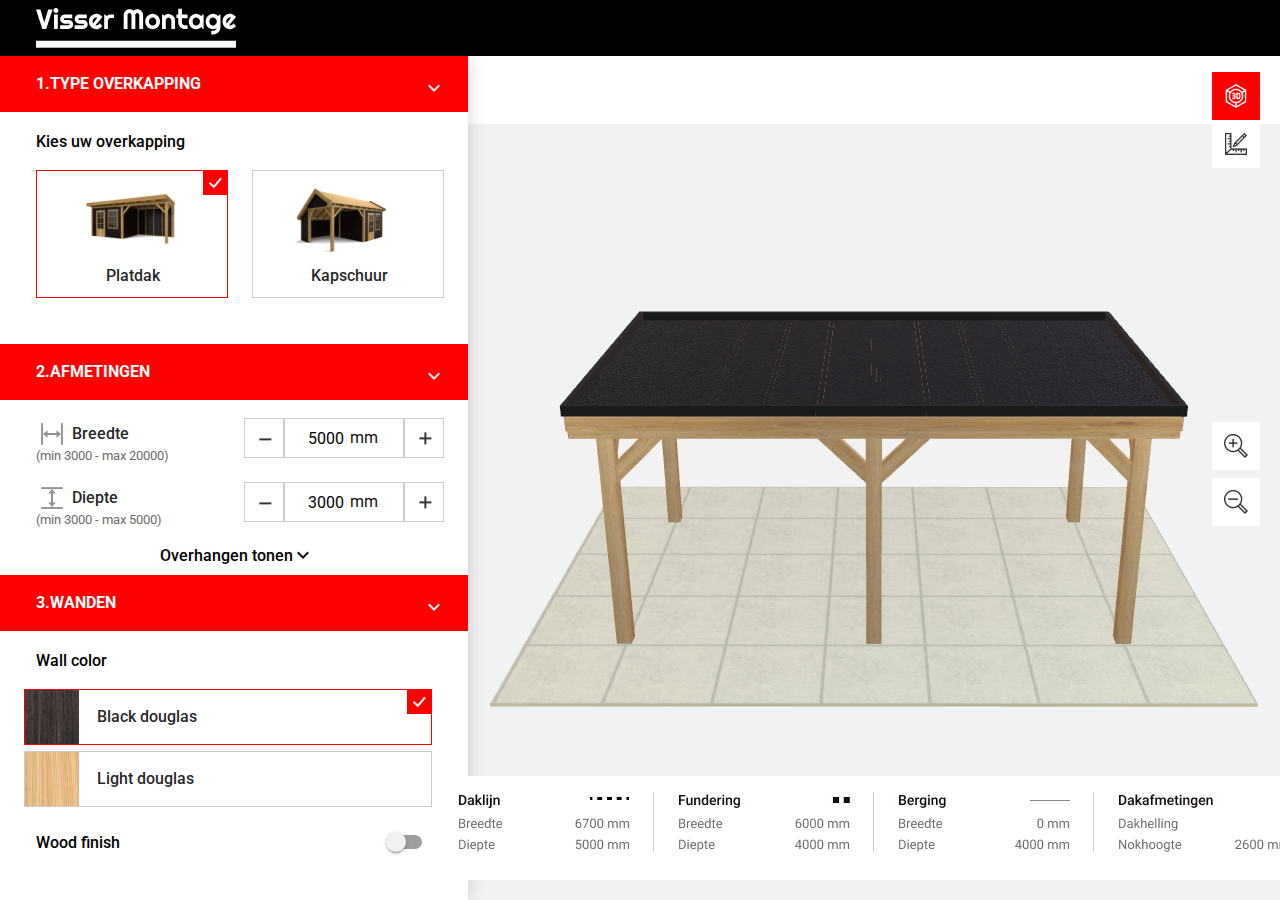
<file: index.html>
<!DOCTYPE html>
<html>
<head>
<meta name="viewport" content="width=device-width, initial-scale=1.0, maximum-scale=1.0, user-scalable=no">
<meta http-equiv="Content-Type" content="text/html" charset="utf-8"/>
	<title>Visser Montage 3D product configurator</title>
	<style>
body {margin: 0;	padding: 0;					overflow: hidden;	}
.loaderStyle{display:inline-block;width:80px;height:80px;position:absolute;top:50vh;left:50vw;margin-top:-40px;margin-left:-40px}
.loaderStyle:after{content:" ";display:block;width:64px;height:64px;margin:8px;border-radius:50%;border:2px solid #fff;border-color:#fff transparent #fff transparent;animation:loaderStyle 1.2s linear infinite}
.loaderStyle2{display:inline-block;width:60px;height:60px;position:absolute;top:50vh;left:50vw;margin-top:-30px;margin-left:-30px}
.loaderStyle2:after{content:" ";display:block;width:52px;height:52px;margin:4px;border-radius:50%;border:2px solid #fff;border-color:#fff transparent #fff transparent;animation:loaderStyle2 1.2s linear infinite}
.loaderStyle:after, .loaderStyle2:after
{
box-shadow: inset 0 0 2px rgba(255,233,233,1.75), 0 0 2px rgba(255, 233, 233, 1.7);
}


@keyframes loaderStyle{0%{transform:rotate(0)}100%{transform:rotate(360deg)}}
@keyframes loaderStyle2{0%{transform:rotate(0)}100%{transform:rotate(-360deg)}}
	</style>

<link rel="preconnect" href="https://fonts.googleapis.com">
<link rel="preconnect" href="https://fonts.gstatic.com" crossorigin>
<link href="https://fonts.googleapis.com/css2?family=Roboto:wght@400;700&display=swap" rel="stylesheet">


<link rel="stylesheet" href="css/styles.css">
<link rel="stylesheet" href="css/ui_color.css">
<link rel="stylesheet" href="css/ui_house.css">
<link rel="stylesheet" href="css/ui_space.css">

<script src="app/babylon.js"></script>
<script src="app/babylonjs.loaders.min.js"></script>



<script src="app/constructor.js"></script>
<script src="app/section.js"></script>
<script src="app/houses.js"></script>
<script src="app/color.js"></script>
<script src="app/ui.js"></script>

<script src="app/elements_updating.js"></script>
<script src="app/elements_creating.js"></script>


<script src="app/space_creating.js"></script>
<script src="app/space_updating.js"></script>
<script src="app/space_ui.js"></script>

<script src="app/app.js"></script>

<!--
<script>window.appState['debug']=true;</script>
<script src="https://preview.babylonjs.com/inspector/babylon.inspector.bundle.js"></script>
!-->


<link rel="stylesheet" href="https://cdnjs.cloudflare.com/ajax/libs/materialize/1.0.0/css/materialize.min.css">
<script src="https://cdnjs.cloudflare.com/ajax/libs/materialize/1.0.0/js/materialize.min.js"></script>



</head>
<body>

<canvas id="renderCanvas"></canvas>

<div class="" id="topDiv">
<div id="logotype"><img src="css/logo.svg" height="40" width="200"/></div>
</div>


<div id="uiSpace" style="display: none;">
<div id="closeCross"></div>


<div id="spaceBlock1">
<div id="uiSpaceText1">Element 1</div>

<div class="uiSpaceButton0" id="uiSpaceButton0_0" onclick="spaceSetUI(0,0);"></div>
<div class="uiSpaceButton1" id="uiSpaceButton0_1" onclick="spaceSetUI(0,1);"></div>
<div class="uiSpaceButton2" id="uiSpaceButton0_2" onclick="spaceSetUI(0,2);"></div>
<div class="uiSpaceButton3" id="uiSpaceButton0_3" onclick="spaceSetUI(0,3);"></div>

</div>

<div id="spaceBlock2">
<div id="uiSpaceText2">Element 2</div>


<div class="uiSpaceButton0" id="uiSpaceButton1_0" onclick="spaceSetUI(1,0);"></div>
<div class="uiSpaceButton1" id="uiSpaceButton1_1" onclick="spaceSetUI(1,1);"></div>
<div class="uiSpaceButton2" id="uiSpaceButton1_2" onclick="spaceSetUI(1,2);"></div>
<div class="uiSpaceButton3" id="uiSpaceButton1_3" onclick="spaceSetUI(1,3);"></div>


</div>

<div id="spaceBlock3">
<div id="uiSpaceText3">Element 3</div>

<div class="uiSpaceButton0" id="uiSpaceButton2_0" onclick="spaceSetUI(2,0);"></div>
<div class="uiSpaceButton1" id="uiSpaceButton2_1" onclick="spaceSetUI(2,1);"></div>
<div class="uiSpaceButton2" id="uiSpaceButton2_2" onclick="spaceSetUI(2,2);"></div>
<div class="uiSpaceButton3" id="uiSpaceButton2_3" onclick="spaceSetUI(2,3);"></div>
</div>

</div>


<div class="" id="viewSelector">
<div class="" id="2dButton"></div>
<div class="" id="3dButton"></div>
</div>


<div class="" id="builderUI" style="">

<div class="builderBlockStyleActive waves-effect waves-light z-depth-0" id="builderBlock1" onclick="switchUI(1);">
<div class="builderBlockTextActive" id="builderBlockText1">1.Type overkapping</div>
<div class="builderArrowActive" id="builderArrow1"></div>
</div>

<div id="builderOptions1">

<div class="builderOptionText">Kies uw overkapping</div>


<div class="optionHouseActive" id="optionHouse1" onclick="buildingType1Select(); return false;">
<div class="optionHouseCheckboxActive" id="optionHouse1Checkbox"></div>
<div id="optionHouse1image"></div>
<div class="optionHouseText">Platdak</div>
</div>



<div class="optionHouseInactive" id="optionHouse2" onclick="buildingType2Select(); return false;">
<div class="optionHouseCheckboxInative" id="optionHouse2Checkbox"></div>
<div id="optionHouse2image"></div>
<div class="optionHouseText">Kapschuur</div>
</div>
</div>



<div class="builderBlockStyleActive waves-effect waves-light z-depth-0" id="builderBlock2" onclick="switchUI(2);">

<div class="builderBlockTextActive" id="builderBlockText2">2.Afmetingen</div>
<div class="builderArrowActive" id="builderArrow2"></div>

</div>

<div id="builderOptions2">


<div class="inputblock">

<div class="inputIcon" id="inputIcon1"></div>


<div class="inputLabel">Breedte</div>
<div class="inputBorder"></div>
<div class="inputMM">mm</div>

<div class="inputMinLabel">3000mm</div>
<div class="inputMaxLabel">20000mm</div>
<div class="inputMinMaxLabel">(min 3000 - max 20000)</div>


<div class="range-field" style="display:none;">
<input type="range" id="rangeWidth" name="rangeWidth"   min="3000" max="20000" value="3000" step="500" class="inputstyle">
</div>

<input type="text" class="inputValue" id="widthInput" name="quantWash" size="5" tabindex="13" value="5000" onblur=""  onkeydown="setWidthByEnter()" />


<div id="minusW" onclick="setMinusWidth(); return false;"  class="waves-effect waves-light z-depth-0"></div>
<div id="plusW" onclick="setPlusWidth(); return false;"  class="waves-effect waves-light z-depth-0"></div>
</div>


<div class="inputblock">
<div class="inputIcon" id="inputIcon2"></div>
<div class="inputLabel">Diepte</div>
<div class="inputBorder"></div>
<div class="inputMM">mm</div>

<div class="inputMinLabel">3000mm</div>
<div class="inputMaxLabel">&nbsp;5000mm</div>

<div class="inputMinMaxLabel">(min 3000 - max 5000)</div>


<div class="range-field" style="display:none;">
<input type="range" id="rangeDeepth" name="rangeDeepth"   min="3000" max="5000" value="3000" step="500" class="inputstyle">
</div>


<input type="text" class="inputValue" id="deepthInput" name="quantWash" size="5" tabindex="13" value="3000" onblur=""/   onkeydown="setDeepthByEnter()">

<div id="minusD"  onclick="setMinusDeepth();" class="waves-effect waves-light z-depth-0"></div>
<div id="plusD"  onclick="setPlusDeepth();" class="waves-effect waves-light z-depth-0"></div>
</div>



<div id="builderOptions2_1">
<div class="builderOptionTextMiddle" id="showOverhang" style="cursor: pointer;"
onclick="
document.getElementById('overhangs').style.display='block';
document.getElementById('showOverhang').style.display='none';
document.getElementById('hideOverhang').style.display='block';
return false;">
Overhangen tonen
<img src="css/arrow_inactive.png" style="-webkit-transform: rotate(90deg);-moz-transform: rotate(90deg);-o-transform: rotate(90deg);
-ms-transform: rotate(90deg);transform: rotate(90deg);">
</div>


<div class="builderOptionTextMiddle" id="hideOverhang" style="display: none; cursor: pointer;"
onclick="
document.getElementById('overhangs').style.display='none';
document.getElementById('showOverhang').style.display='block';
document.getElementById('hideOverhang').style.display='none';
return false;">
Overhangen verbergen
<img src="css/arrow_inactive.png" style="-webkit-transform: rotate(270deg);-moz-transform: rotate(270deg);-o-transform: rotate(90deg);
-ms-transform: rotate(270deg);transform: rotate(270deg);">
</div>






<div id="overhangs" style="display: none;">



	<div class="inputblock">
	<div class="inputIcon" id="inputIcon_s1"></div>
	<div class="inputLabel">Overstek Links</div>
	<div class="inputBorder"></div>
	<div class="inputMM">mm</div>
	<div class="inputMinMaxLabel">(min 0 - max 350)</div>
	<input type="text" class="inputValue" id="overhangLeft" name="quantWash" size="5" tabindex="13" value="200" onblur=""/   onkeydown="setValueByEnter('overhangLeft','overhangLeft', 50, 200)">
	<div id="minusD"  onclick="uiPlus('overhangLeft','overhangLeft', -50, 200);" class="waves-effect waves-light z-depth-0"></div>
	<div id="plusD"  onclick="uiPlus('overhangLeft','overhangLeft', 50, 200);" class="waves-effect waves-light z-depth-0"></div>
	</div>

	<div class="inputblock">
	<div class="inputIcon" id="inputIcon_s2"></div>
	<div class="inputLabel">Overstek Rechts</div>
	<div class="inputBorder"></div>
	<div class="inputMM">mm</div>
	<div class="inputMinMaxLabel">(min 0 - max 350)</div>
	<input type="text" class="inputValue" id="overhangRight" name="quantWash" size="5" tabindex="13" value="200" onblur=""/   onkeydown="setValueByEnter('overhangRight','overhangRight', -50, 200);">
	<div id="minusD"  onclick="uiPlus('overhangRight','overhangRight', -50, 200);" class="waves-effect waves-light z-depth-0"></div>
	<div id="plusD"  onclick="uiPlus('overhangRight','overhangRight', 50, 200);" class="waves-effect waves-light z-depth-0"></div>

	</div>

	<div class="inputblock">
	<div class="inputIcon" id="inputIcon_s3"></div>
	<div class="inputLabel">Overstek Voorzijde</div>
	<div class="inputBorder"></div>
	<div class="inputMM">mm</div>
	<div class="inputMinMaxLabel">(min 0 - max 350)</div>
	<input type="text" class="inputValue" id="overhangFront" name="quantWash" size="5" tabindex="13" value="200" onblur=""/   onkeydown="setValueByEnter('overhangFront','overhangFront', 50, 200)">
	<div id="minusD"  onclick="uiPlus('overhangFront','overhangFront', -50, 200);" class="waves-effect waves-light z-depth-0"></div>
	<div id="plusD"  onclick="uiPlus('overhangFront','overhangFront', 50, 200);" class="waves-effect waves-light z-depth-0"></div>

	</div>

	<div class="inputblock">
	<div class="inputIcon" id="inputIcon_s4"></div>
	<div class="inputLabel">Overstek Achterzijde</div>
	<div class="inputBorder"></div>
	<div class="inputMM">mm</div>
	<div class="inputMinMaxLabel">(min 0 - max 350)</div>
	<input type="text" class="inputValue" id="overhangBack" name="quantWash" size="5" tabindex="13" value="200" onblur=""/   onkeydown="setValueByEnter('overhangBack','overhangBack', 50, 200)">
	<div id="minusD"  onclick="uiPlus('overhangBack','overhangBack', -50, 200);" class="waves-effect waves-light z-depth-0"></div>
	<div id="plusD"  onclick="uiPlus('overhangBack','overhangBack', 50, 200);" class="waves-effect waves-light z-depth-0"></div>

	</div>


</div>








</div>


</div>



<div class="builderBlockStyleActive" id="builderBlock3"   onclick="switchUI(3);">
<div class="builderBlockTextActive" id="builderBlockText3">3.Wanden</div>
<div class="builderArrowActive" id="builderArrow3"></div>
</div>

<div id="builderOptions3">

<div style="position: relative;">
<div class="builderOptionText">Wall color</div>

	<div class="optionColorActive" id="optionColor1_1" onclick="color1_1Select(); return false;">
	<div class="optionColorCheckboxActive" id="color1_1Checkbox"></div>
	<div class="optionColor1image"></div>
	<div class="optionColorText">Black douglas</div>
	</div>



	<div class="optionColorInactive" id="optionColor1_2" onclick="color1_2Select(); return false;">
	<div class="optionColorCheckboxInative" id="color1_2Checkbox"></div>
	<div class="optionColor2image"></div>
	<div class="optionColorText">Light douglas</div>
	</div>

</div>

<div style="position: absolute; top: 182px;">
<div class="builderOptionText">Wood finish</div>
<div style="position:absolute; left: 370px; width: 150px; top: 14px;">
		<div class="switch">
			<label>

				<input type="checkbox" id="wallInside" value="false"  name="wallInside" onchange="setWallsInside();">
				<span class="lever"></span>

			</label>
		</div>
</div>



<div id="color2optionsDiv" style="display: none;">
	<div class="optionColorActive" id="optionColor2_1" onclick="color2_1Select(); return false;">
	<div class="optionColorCheckboxActive" id="color2_1Checkbox"></div>
	<div class="optionColor1image"></div>
	<div class="optionColorText">Black douglas</div>
	</div>



	<div class="optionColorInactive" id="optionColor2_2" onclick="color2_2Select(); return false;">
	<div class="optionColorCheckboxInative" id="color2_2Checkbox"></div>
	<div class="optionColor2image"></div>
	<div class="optionColorText">Light douglas</div>
	</div>
</div>


</div>


</div>



<div class="builderBlockStyleActive" id="builderBlock4"  onclick="switchUI(4);">

<div class="builderBlockTextActive" id="builderBlockText4">4.Berging</div>
<div class="builderArrowActive" id="builderArrow4"></div>

</div>

<div id="builderOptions4">


	<div class="houseCheckDiv">
	<div class="houseOptionText">Linker berging </div>
		<div class="optionHouse_type1"></div>
	<div class="houseSwitcherStyle">
			<div class="switch">
		    <label>

		      <input type="checkbox" id="house1on" value="false"  name="house1on" onchange="setSizes();">
		      <span class="lever"></span>

		    </label>
		  </div>
	</div>

</div>

<div id="house1optionsBlock"  style="display: none;">

		<div class="inputblock">
		<div class="inputIcon" id="inputIcon1"></div>
		<div class="inputLabel">Breedte linker berging</div>
		<div class="inputBorder"></div>
		<div class="inputMM">mm</div>
		<div class="inputMinMaxLabel">(min 1500 - max 4000)</div>
		<input type="text" class="inputValue" id="house1width" name="house1width" size="5" tabindex="13" value="3000" onblur=""/   onkeydown="setValueByEnter('house1width','house1width', 500, 2000)">
		<div id="minusD"  onclick="uiPlus('house1width','house1width', -500, 2000);" class="waves-effect waves-light z-depth-0"></div>
		<div id="plusD"  onclick="uiPlus('house1width','house1width', 500, 2000);" class="waves-effect waves-light z-depth-0"></div>
		</div>




	<div class="houseSwitcher" id="showHouse1" style="cursor: pointer;"
	onclick="
	document.getElementById('house1options').style.display='block';
	document.getElementById('showHouse1').style.display='none';
	document.getElementById('hideHouse1').style.display='block';
	setTimeout(window.instance.select('house1_1'), 20);
	return false;">
	Add doors and window
	<img src="css/arrow_inactive.png" class="houseSwitcherArrow" style="-webkit-transform: rotate(90deg);-moz-transform: rotate(90deg);-o-transform: rotate(90deg);
	-ms-transform: rotate(90deg);transform: rotate(90deg);">
	</div>


	<div class="houseSwitcher" id="hideHouse1" style="display: none; cursor: pointer;"
	onclick="
	document.getElementById('house1options').style.display='none';
	document.getElementById('showHouse1').style.display='block';
	document.getElementById('hideHouse1').style.display='none';
	return false;">
	Add doors and window
	<img src="css/arrow_inactive.png" class="houseSwitcherArrow" style="-webkit-transform: rotate(270deg);-moz-transform: rotate(270deg);-o-transform: rotate(90deg);
	-ms-transform: rotate(270deg);transform: rotate(270deg);">
	</div>

<div id="house1options"  style="display: none;">




	  <div class="row">
	    <div class="col s12">
	      <ul class="tabs tabs1">
	        <li class="tab col s3"><a href="#house1_1" id="tabhouse1_1" onclick="zoomMove('front');" class="active">Front</a></li>
	        <li class="tab col s3"><a href="#house1_2" id="tabhouse1_2" onclick="zoomMove('back');"  >Back</a></li>
	        <li class="tab col s3"><a href="#house1_3" id="tabhouse1_3" onclick="zoomMove('left');"  >Left</a></li>
	        <li class="tab col s3"><a href="#house1_4" id="tabhouse1_4" onclick="zoomMove('right');" >Right</a></li>

	      </ul>
	    </div>
	    <div id="house1_1" class="col s12" style="height: 500px; position: relative; margin-top: 14px;">

				<div class="optionHousesActive housesSelector0" id="optionHouses_1_1_0" onclick="housesSet(1,1,0); return false;">
				<div class="optionHousesCheckboxActive" id="houses_1_1_0_Checkbox"></div>
				<div class="optionHouses0image"></div>
				<div class="optionHousesText">No window and door</div>
				</div>


				<div class="optionHousesInactive housesSelector1" id="optionHouses_1_1_1" onclick="housesSet(1,1,1); return false;">
				<div class="optionHousesCheckboxInative" id="houses_1_1_1_Checkbox"></div>
				<div class="optionHouses1image"></div>
				<div class="optionHousesText">Window</div>
				</div>

				<div class="optionHousesInactive housesSelector2" id="optionHouses_1_1_2" onclick="housesSet(1,1,2); return false;">
				<div class="optionHousesCheckboxInative" id="houses_1_1_2_Checkbox"></div>
				<div class="optionHouses2image"></div>
				<div class="optionHousesText">Single clawed door turning left</div>
				</div>

				<div class="optionHousesInactive housesSelector3" id="optionHouses_1_1_3" onclick="housesSet(1,1,3); return false;">
				<div class="optionHousesCheckboxInative" id="houses_1_1_3_Checkbox"></div>
				<div class="optionHouses3image"></div>
				<div class="optionHousesText">Single clawed door turning right</div>
				</div>

				<div class="optionHousesInactive housesSelector4" id="optionHouses_1_1_4" onclick="housesSet(1,1,4); return false;">
				<div class="optionHousesCheckboxInative" id="houses_1_1_4_Checkbox"></div>
				<div class="optionHouses4image"></div>
				<div class="optionHousesText">Double door</div>
				</div>

				<div class="optionHousesInactive housesSelector5" id="optionHouses_1_1_5" onclick="housesSet(1,1,5); return false;">
				<div class="optionHousesCheckboxInative" id="houses_1_1_5_Checkbox"></div>
				<div class="optionHouses5image"></div>
				<div class="optionHousesText">Single door left + window right</div>
				</div>

				<div class="optionHousesInactive housesSelector6" id="optionHouses_1_1_6" onclick="housesSet(1,1,6); return false;">
				<div class="optionHousesCheckboxInative" id="houses_1_1_6_Checkbox"></div>
				<div class="optionHouses6image"></div>
				<div class="optionHousesText">Window left + single door right</div>
				</div>




			</div>

	    <div id="house1_2" class="col s12">


				<div class="optionHousesActive housesSelector0" id="optionHouses_1_2_0" onclick="housesSet(1,2,0); return false;">
				<div class="optionHousesCheckboxActive" id="houses_1_2_0_Checkbox"></div>
				<div class="optionHouses0image"></div>
				<div class="optionHousesText">No window and door</div>
				</div>


				<div class="optionHousesInactive housesSelector1" id="optionHouses_1_2_1" onclick="housesSet(1,2,1); return false;">
				<div class="optionHousesCheckboxInative" id="houses_1_2_1_Checkbox"></div>
				<div class="optionHouses1image"></div>
				<div class="optionHousesText">Window</div>
				</div>

				<div class="optionHousesInactive housesSelector2" id="optionHouses_1_2_2" onclick="housesSet(1,2,2); return false;">
				<div class="optionHousesCheckboxInative" id="houses_1_2_2_Checkbox"></div>
				<div class="optionHouses2image"></div>
				<div class="optionHousesText">Single clawed door turning left</div>
				</div>

				<div class="optionHousesInactive housesSelector3" id="optionHouses_1_2_3" onclick="housesSet(1,2,3); return false;">
				<div class="optionHousesCheckboxInative" id="houses_1_2_3_Checkbox"></div>
				<div class="optionHouses3image"></div>
				<div class="optionHousesText">Single clawed door turning right</div>
				</div>

				<div class="optionHousesInactive housesSelector4" id="optionHouses_1_2_4" onclick="housesSet(1,2,4); return false;">
				<div class="optionHousesCheckboxInative" id="houses_1_2_4_Checkbox"></div>
				<div class="optionHouses4image"></div>
				<div class="optionHousesText">Double door</div>
				</div>

				<div class="optionHousesInactive housesSelector5" id="optionHouses_1_2_5" onclick="housesSet(1,2,5); return false;">
				<div class="optionHousesCheckboxInative" id="houses_1_2_5_Checkbox"></div>
				<div class="optionHouses5image"></div>
				<div class="optionHousesText">Single door left + window right</div>
				</div>

				<div class="optionHousesInactive housesSelector6" id="optionHouses_1_2_6" onclick="housesSet(1,2,6); return false;">
				<div class="optionHousesCheckboxInative" id="houses_1_2_6_Checkbox"></div>
				<div class="optionHouses6image"></div>
				<div class="optionHousesText">Window left + single door right</div>
				</div>


			</div>

	    <div id="house1_3" class="col s12">

				<div class="optionHousesActive housesSelector0" id="optionHouses_1_3_0" onclick="housesSet(1,3,0); return false;">
				<div class="optionHousesCheckboxActive" id="houses_1_3_0_Checkbox"></div>
				<div class="optionHouses0image"></div>
				<div class="optionHousesText">No window and door</div>
				</div>


				<div class="optionHousesInactive housesSelector1" id="optionHouses_1_3_1" onclick="housesSet(1,3,1); return false;">
				<div class="optionHousesCheckboxInative" id="houses_1_3_1_Checkbox"></div>
				<div class="optionHouses1image"></div>
				<div class="optionHousesText">Window</div>
				</div>

				<div class="optionHousesInactive housesSelector2" id="optionHouses_1_3_2" onclick="housesSet(1,3,2); return false;">
				<div class="optionHousesCheckboxInative" id="houses_1_3_2_Checkbox"></div>
				<div class="optionHouses2image"></div>
				<div class="optionHousesText">Single clawed door turning left</div>
				</div>

				<div class="optionHousesInactive housesSelector3" id="optionHouses_1_3_3" onclick="housesSet(1,3,3); return false;">
				<div class="optionHousesCheckboxInative" id="houses_1_3_3_Checkbox"></div>
				<div class="optionHouses3image"></div>
				<div class="optionHousesText">Single clawed door turning right</div>
				</div>

				<div class="optionHousesInactive housesSelector4" id="optionHouses_1_3_4" onclick="housesSet(1,3,4); return false;">
				<div class="optionHousesCheckboxInative" id="houses_1_3_4_Checkbox"></div>
				<div class="optionHouses4image"></div>
				<div class="optionHousesText">Double door</div>
				</div>

				<div class="optionHousesInactive housesSelector5" id="optionHouses_1_3_5" onclick="housesSet(1,3,5); return false;">
				<div class="optionHousesCheckboxInative" id="houses_1_3_5_Checkbox"></div>
				<div class="optionHouses5image"></div>
				<div class="optionHousesText">Single door left + window right</div>
				</div>

				<div class="optionHousesInactive housesSelector6" id="optionHouses_1_3_6" onclick="housesSet(1,3,6); return false;">
				<div class="optionHousesCheckboxInative" id="houses_1_3_6_Checkbox"></div>
				<div class="optionHouses6image"></div>
				<div class="optionHousesText">Window left + single door right</div>
				</div>

			</div>

	    <div id="house1_4" class="col s12">

				<div class="optionHousesActive housesSelector0" id="optionHouses_1_4_0" onclick="housesSet(1,4,0); return false;">
				<div class="optionHousesCheckboxActive" id="houses_1_4_0_Checkbox"></div>
				<div class="optionHouses0image"></div>
				<div class="optionHousesText">No window and door</div>
				</div>


				<div class="optionHousesInactive housesSelector1" id="optionHouses_1_4_1" onclick="housesSet(1,4,1); return false;">
				<div class="optionHousesCheckboxInative" id="houses_1_4_1_Checkbox"></div>
				<div class="optionHouses1image"></div>
				<div class="optionHousesText">Window</div>
				</div>

				<div class="optionHousesInactive housesSelector2" id="optionHouses_1_4_2" onclick="housesSet(1,4,2); return false;">
				<div class="optionHousesCheckboxInative" id="houses_1_4_2_Checkbox"></div>
				<div class="optionHouses2image"></div>
				<div class="optionHousesText">Single clawed door turning left</div>
				</div>

				<div class="optionHousesInactive housesSelector3" id="optionHouses_1_4_3" onclick="housesSet(1,4,3); return false;">
				<div class="optionHousesCheckboxInative" id="houses_1_4_3_Checkbox"></div>
				<div class="optionHouses3image"></div>
				<div class="optionHousesText">Single clawed door turning right</div>
				</div>

				<div class="optionHousesInactive housesSelector4" id="optionHouses_1_4_4" onclick="housesSet(1,4,4); return false;">
				<div class="optionHousesCheckboxInative" id="houses_1_4_4_Checkbox"></div>
				<div class="optionHouses4image"></div>
				<div class="optionHousesText">Double door</div>
				</div>

				<div class="optionHousesInactive housesSelector5" id="optionHouses_1_4_5" onclick="housesSet(1,4,5); return false;">
				<div class="optionHousesCheckboxInative" id="houses_1_4_5_Checkbox"></div>
				<div class="optionHouses5image"></div>
				<div class="optionHousesText">Single door left + window right</div>
				</div>

				<div class="optionHousesInactive housesSelector6" id="optionHouses_1_4_6" onclick="housesSet(1,4,6); return false;">
				<div class="optionHousesCheckboxInative" id="houses_1_4_6_Checkbox"></div>
				<div class="optionHouses6image"></div>
				<div class="optionHousesText">Window left + single door right</div>
				</div>

			</div>
	  </div>


</div>


</div>

		<div class="houseCheckDiv">
		<div class="houseOptionText">Rechter berging </div>
		<div class="optionHouse_type2"></div>
		<div class="houseSwitcherStyle">
				<div class="switch">
			    <label>
			      <input type="checkbox" id="house2on" value="false" name="house2on"  onchange="setSizes();">
			      <span class="lever"></span>
			    </label>
			  </div>
		</div>

	</div>

<div id="house2optionsBlock" style="display: none;">

		<div class="inputblock">
		<div class="inputIcon" id="inputIcon1"></div>
		<div class="inputLabel">Breedte rechter berging</div>
		<div class="inputBorder"></div>
		<div class="inputMM">mm</div>
		<div class="inputMinMaxLabel">(min 1500 - max 4000)</div>
		<input type="text" class="inputValue" id="house2width" name="house2width" size="5" tabindex="13" value="3000" onblur=""/   onkeydown="setValueByEnter('house2width','house2width', 500, 2000)">
		<div id="minusD"  onclick="uiPlus('house2width','house2width', -500, 2000);" class="waves-effect waves-light z-depth-0"></div>
		<div id="plusD"  onclick="uiPlus('house2width','house2width', 500, 2000);" class="waves-effect waves-light z-depth-0"></div>
		</div>




			<div class="houseSwitcher" id="showHouse2" style="cursor: pointer;"
			onclick="
			document.getElementById('house2options').style.display='block';
			document.getElementById('showHouse2').style.display='none';
			document.getElementById('hideHouse2').style.display='block';
			setTimeout(window.instance2.select('house2_1'), 20);	 
			return false;">
			Add doors and window
			<img src="css/arrow_inactive.png" class="houseSwitcherArrow" style="-webkit-transform: rotate(90deg);-moz-transform: rotate(90deg);-o-transform: rotate(90deg);
			-ms-transform: rotate(90deg);transform: rotate(90deg);">
			</div>


			<div class="houseSwitcher" id="hideHouse2" style="display: none; cursor: pointer;"
			onclick="
			document.getElementById('house2options').style.display='none';
			document.getElementById('showHouse2').style.display='block';
			document.getElementById('hideHouse2').style.display='none';
			return false;">
			Add doors and window
			<img src="css/arrow_inactive.png" class="houseSwitcherArrow" style="-webkit-transform: rotate(270deg);-moz-transform: rotate(270deg);-o-transform: rotate(90deg);
			-ms-transform: rotate(270deg);transform: rotate(270deg);">
			</div>

		<div id="house2options"  style="display: none;">




			  <div class="row">
			    <div class="col s12">
			      <ul class="tabs tabs2">
			        <li class="tab col s3"><a href="#house2_1" id="tabhouse2_1" onclick="zoomMove('front');" class="active">Front</a></li>
			        <li class="tab col s3"><a href="#house2_2" id="tabhouse2_2" onclick="zoomMove('back');" >Back</a></li>
			        <li class="tab col s3"><a href="#house2_3" id="tabhouse2_3" onclick="zoomMove('left');">Left</a></li>
			        <li class="tab col s3"><a href="#house2_4" id="tabhouse2_4" onclick="zoomMove('right');">Right</a></li>

			      </ul>
			    </div>
			    <div id="house2_1" class="col s12" style="">

						<div class="optionHousesActive housesSelector0" id="optionHouses_2_1_0" onclick="housesSet(2,1,0); return false;">
						<div class="optionHousesCheckboxActive" id="houses_2_1_0_Checkbox"></div>
						<div class="optionHouses0image"></div>
						<div class="optionHousesText">No window and door</div>
						</div>


						<div class="optionHousesInactive housesSelector1" id="optionHouses_2_1_1" onclick="housesSet(2,1,1); return false;">
						<div class="optionHousesCheckboxInative" id="houses_2_1_1_Checkbox"></div>
						<div class="optionHouses1image"></div>
						<div class="optionHousesText">Window</div>
						</div>

						<div class="optionHousesInactive housesSelector2" id="optionHouses_2_1_2" onclick="housesSet(2,1,2); return false;">
						<div class="optionHousesCheckboxInative" id="houses_2_1_2_Checkbox"></div>
						<div class="optionHouses2image"></div>
						<div class="optionHousesText">Single clawed door turning left</div>
						</div>

						<div class="optionHousesInactive housesSelector3" id="optionHouses_2_1_3" onclick="housesSet(2,1,3); return false;">
						<div class="optionHousesCheckboxInative" id="houses_2_1_3_Checkbox"></div>
						<div class="optionHouses3image"></div>
						<div class="optionHousesText">Single clawed door turning right</div>
						</div>

						<div class="optionHousesInactive housesSelector4" id="optionHouses_2_1_4" onclick="housesSet(2,1,4); return false;">
						<div class="optionHousesCheckboxInative" id="houses_2_1_4_Checkbox"></div>
						<div class="optionHouses4image"></div>
						<div class="optionHousesText">Double door</div>
						</div>

						<div class="optionHousesInactive housesSelector5" id="optionHouses_2_1_5" onclick="housesSet(2,1,5); return false;">
						<div class="optionHousesCheckboxInative" id="houses_2_1_5_Checkbox"></div>
						<div class="optionHouses5image"></div>
						<div class="optionHousesText">Single door left + window right</div>
						</div>

						<div class="optionHousesInactive housesSelector6" id="optionHouses_2_1_6" onclick="housesSet(2,1,6); return false;">
						<div class="optionHousesCheckboxInative" id="houses_2_1_6_Checkbox"></div>
						<div class="optionHouses6image"></div>
						<div class="optionHousesText">Window left + single door right</div>
						</div>




					</div>

			    <div id="house2_2" class="col s12">


						<div class="optionHousesActive housesSelector0" id="optionHouses_2_2_0" onclick="housesSet(2,2,0); return false;">
						<div class="optionHousesCheckboxActive" id="houses_2_2_0_Checkbox"></div>
						<div class="optionHouses0image"></div>
						<div class="optionHousesText">No window and door</div>
						</div>


						<div class="optionHousesInactive housesSelector1" id="optionHouses_2_2_1" onclick="housesSet(2,2,1); return false;">
						<div class="optionHousesCheckboxInative" id="houses_2_2_1_Checkbox"></div>
						<div class="optionHouses1image"></div>
						<div class="optionHousesText">Window</div>
						</div>

						<div class="optionHousesInactive housesSelector2" id="optionHouses_2_2_2" onclick="housesSet(2,2,2); return false;">
						<div class="optionHousesCheckboxInative" id="houses_2_2_2_Checkbox"></div>
						<div class="optionHouses2image"></div>
						<div class="optionHousesText">Single clawed door turning left</div>
						</div>

						<div class="optionHousesInactive housesSelector3" id="optionHouses_2_2_3" onclick="housesSet(2,2,3); return false;">
						<div class="optionHousesCheckboxInative" id="houses_2_2_3_Checkbox"></div>
						<div class="optionHouses3image"></div>
						<div class="optionHousesText">Single clawed door turning right</div>
						</div>

						<div class="optionHousesInactive housesSelector4" id="optionHouses_2_2_4" onclick="housesSet(2,2,4); return false;">
						<div class="optionHousesCheckboxInative" id="houses_2_2_4_Checkbox"></div>
						<div class="optionHouses4image"></div>
						<div class="optionHousesText">Double door</div>
						</div>

						<div class="optionHousesInactive housesSelector5" id="optionHouses_2_2_5" onclick="housesSet(2,2,5); return false;">
						<div class="optionHousesCheckboxInative" id="houses_2_2_5_Checkbox"></div>
						<div class="optionHouses5image"></div>
						<div class="optionHousesText">Single door left + window right</div>
						</div>

						<div class="optionHousesInactive housesSelector6" id="optionHouses_2_2_6" onclick="housesSet(2,2,6); return false;">
						<div class="optionHousesCheckboxInative" id="houses_2_2_6_Checkbox"></div>
						<div class="optionHouses6image"></div>
						<div class="optionHousesText">Window left + single door right</div>
						</div>


					</div>

			    <div id="house2_3" class="col s12">

						<div class="optionHousesActive housesSelector0" id="optionHouses_2_3_0" onclick="housesSet(2,3,0); return false;">
						<div class="optionHousesCheckboxActive" id="houses_2_3_0_Checkbox"></div>
						<div class="optionHouses0image"></div>
						<div class="optionHousesText">No window and door</div>
						</div>


						<div class="optionHousesInactive housesSelector1" id="optionHouses_2_3_1" onclick="housesSet(2,3,1); return false;">
						<div class="optionHousesCheckboxInative" id="houses_2_3_1_Checkbox"></div>
						<div class="optionHouses1image"></div>
						<div class="optionHousesText">Window</div>
						</div>

						<div class="optionHousesInactive housesSelector2" id="optionHouses_2_3_2" onclick="housesSet(2,3,2); return false;">
						<div class="optionHousesCheckboxInative" id="houses_2_3_2_Checkbox"></div>
						<div class="optionHouses2image"></div>
						<div class="optionHousesText">Single clawed door turning left</div>
						</div>

						<div class="optionHousesInactive housesSelector3" id="optionHouses_2_3_3" onclick="housesSet(2,3,3); return false;">
						<div class="optionHousesCheckboxInative" id="houses_2_3_3_Checkbox"></div>
						<div class="optionHouses3image"></div>
						<div class="optionHousesText">Single clawed door turning right</div>
						</div>

						<div class="optionHousesInactive housesSelector4" id="optionHouses_2_3_4" onclick="housesSet(2,3,4); return false;">
						<div class="optionHousesCheckboxInative" id="houses_2_3_4_Checkbox"></div>
						<div class="optionHouses4image"></div>
						<div class="optionHousesText">Double door</div>
						</div>

						<div class="optionHousesInactive housesSelector5" id="optionHouses_2_3_5" onclick="housesSet(2,3,5); return false;">
						<div class="optionHousesCheckboxInative" id="houses_2_3_5_Checkbox"></div>
						<div class="optionHouses5image"></div>
						<div class="optionHousesText">Single door left + window right</div>
						</div>

						<div class="optionHousesInactive housesSelector6" id="optionHouses_2_3_6" onclick="housesSet(2,3,6); return false;">
						<div class="optionHousesCheckboxInative" id="houses_2_3_6_Checkbox"></div>
						<div class="optionHouses6image"></div>
						<div class="optionHousesText">Window left + single door right</div>
						</div>

					</div>

			    <div id="house2_4" class="col s12">

						<div class="optionHousesActive housesSelector0" id="optionHouses_2_4_0" onclick="housesSet(2,4,0); return false;">
						<div class="optionHousesCheckboxActive" id="houses_2_4_0_Checkbox"></div>
						<div class="optionHouses0image"></div>
						<div class="optionHousesText">No window and door</div>
						</div>


						<div class="optionHousesInactive housesSelector1" id="optionHouses_2_4_1" onclick="housesSet(2,4,1); return false;">
						<div class="optionHousesCheckboxInative" id="houses_2_4_1_Checkbox"></div>
						<div class="optionHouses1image"></div>
						<div class="optionHousesText">Window</div>
						</div>

						<div class="optionHousesInactive housesSelector2" id="optionHouses_2_4_2" onclick="housesSet(2,4,2); return false;">
						<div class="optionHousesCheckboxInative" id="houses_2_4_2_Checkbox"></div>
						<div class="optionHouses2image"></div>
						<div class="optionHousesText">Single clawed door turning left</div>
						</div>

						<div class="optionHousesInactive housesSelector3" id="optionHouses_2_4_3" onclick="housesSet(2,4,3); return false;">
						<div class="optionHousesCheckboxInative" id="houses_2_4_3_Checkbox"></div>
						<div class="optionHouses3image"></div>
						<div class="optionHousesText">Single clawed door turning right</div>
						</div>

						<div class="optionHousesInactive housesSelector4" id="optionHouses_2_4_4" onclick="housesSet(2,4,4); return false;">
						<div class="optionHousesCheckboxInative" id="houses_2_4_4_Checkbox"></div>
						<div class="optionHouses4image"></div>
						<div class="optionHousesText">Double door</div>
						</div>

						<div class="optionHousesInactive housesSelector5" id="optionHouses_2_4_5" onclick="housesSet(2,4,5); return false;">
						<div class="optionHousesCheckboxInative" id="houses_2_4_5_Checkbox"></div>
						<div class="optionHouses5image"></div>
						<div class="optionHousesText">Single door left + window right</div>
						</div>

						<div class="optionHousesInactive housesSelector6" id="optionHouses_2_4_6" onclick="housesSet(2,4,6); return false;">
						<div class="optionHousesCheckboxInative" id="houses_2_4_6_Checkbox"></div>
						<div class="optionHouses6image"></div>
						<div class="optionHousesText">Window left + single door right</div>
						</div>

					</div>
			  </div>


		</div>

</div>




</div>






<div class="builderBlockStyleInactive" id="builderBlock5">
<div class="builderBlockTextInactive" id="builderBlockText5">5.Opties</div>
<div class="builderArrowInactive" id="builderArrow5"></div>
</div>



</div>




<div class="" id="icon2D"></div>
<div class="" id="icon3D"></div>

<div class="" id="iconZoomIn" onclick="zoom(1);"></div>
<div class="" id="iconZoomOut" onclick="zoom(0);"></div>

<div class="" id="iconFullScreen"></div>
<div class="" id="iconInfo" onclick="switchUIsummary(); return false;"></div>


<div class="" id="optionsBox">
</div>




<div class=""  id="loaderBG"></div>
<div class="loaderStyle"  id="loader1"></div>
<div class="loaderStyle2" id="loader2"></div>
</body>
</html>
</file>
<file: css/styles.css>
#loaderBG {
  width:100vw;
  height:100vh;
  position:absolute;
  top:0;
  left:0;
  background-color: #CCCCCC;
}

#renderCanvas{
  width:calc(100vw - 468px);
  height:100vh;
  position:absolute;
  top:0;
  left:468px;
  outline: none;
  -webkit-tap-highlight-color: rgba(255, 255, 255, 0); /* mobile webkit */
}




#topDiv{
  width:100vw;
  height:56px;
  position:absolute;
  top:0;
  left:0;
background-color: #000000;

}

#logotype{
  width:171px;
  height:56px;
  top:8px;
  left:36px;
  position:relative;
s

}

.builderBlockStyleInactive
{
  width:468px;
  height:56px;
  top:0;
  left:0px;
  position:relative;
  background-color: #F3F3F3;
  color: #000000;
  margin-bottom: 2px;

  }

 .builderBlockStyleActive
{
  width:468px;
  height:56px;
  top:0;
  left:0px;
  position:relative;
  background-color: #FF0000;
  color: #000000;
  margin-bottom: 2px;

  }


.builderBlockTextInactive
{
font-family: 'Roboto';
font-style: normal;
font-weight: 700;
font-size: 16px;
line-height: 19px;
text-transform: uppercase;
color: #170E0E;
position:absolute;
top:18px;
left:36px;
}


 .builderBlockTextActive
{
font-family: 'Roboto';
font-style: normal;
font-weight: 700;
font-size: 16px;
line-height: 19px;
text-transform: uppercase;
color: #FFFFFF;
position:absolute;
top:18px;
left:36px;
}



#builderUI
{
  width:468px;
  height: calc(100vh - 56px);
  top:56px;
  left:0px;
  position:absolute;
  background-color: #FFFFFF;
  overflow-y: auto;
  overflow-x: hidden;
  box-shadow: 0px 0px 18px rgba(52, 52, 52, 0.2);
}

.builderArrowInactive
{
  width:12px;
  height:12px;
  position:absolute;
  top:26px;
  left: 428px;
  background-image:  url("../css/arrow_inactive.png");
  background-repeat: no-repeat;
}

.builderArrowActive
{
  width:12px;
  height:12px;
  position:absolute;
  top:26px;
  left: 428px;
  background-image:  url("../css/arrow_active.png");
  background-repeat: no-repeat;
}


.builderArrowInactive
{
  width:12px;
  height:12px;
  position:absolute;
  top:26px;
  left: 428px;
  background-image:  url("../css/arrow_inactive.png");
  background-repeat: no-repeat;
}



#builderOptions1
{
position:relative;
height: 230px;

}

#builderOptions2
{
position:relative;
min-height: 130px;
margin-top: 16px;
}


.builderOptionText
{
font-family: 'Roboto';
font-style: normal;
font-weight: 500;
font-size: 16px;
line-height: 19px;
color: #000000;

position:absolute;
top:18px;
left:36px;
width: 200px;
 }

 .builderOptionTextMiddle
 {
width: 100%;
text-align: center;
 font-family: 'Roboto';
 font-style: normal;
 font-weight: 500;
 font-size: 16px;
 line-height: 19px;
 color: #000000;
margin-bottom: 10px;
}



#optionHouse1
{
position: absolute;
width: 192px;
height: 128px;
left: 36px;
top: 56px;

}

#optionHouse2
{
position: absolute;
width: 192px;
height: 128px;
left: 252px;
top: 56px;

}

.optionHouseActive
{
border: 1px solid #FF0000;
box-sizing: border-box;
}

.optionHouseInactive
{
border: 1px solid #CCCCCC;
box-sizing: border-box;
}





.optionHouseText
{
width: 192px;

position: absolute;
top: 93px;
font-family: 'Roboto';
font-style: normal;
font-weight: 500;
font-size: 16px;
text-align: center;
}


body {margin: 0;	padding: 0;			background-color: #FFFFFF;			overflow: hidden;	}













/* Canvas ui */
#optionsBox
{
position: absolute;
width: 864px;
height: 104px;
bottom:20px;
left:calc((100vw + 468px)/2  - 432px );
background-color: #FFFFFF;
  background-image:  url("../css/texts.png");
  background-repeat: no-repeat;
}

#uiForCanvas
{
  width:calc(100vw - 468px);
  height:100vh;
  position:absolute;
  top:0;
  left:468px;
  outline: none;
}

#iconZoomIn{
  width:48px;
  height:48px;
  top:calc(50vh - 24px - 4px);
  right:20px;
  position:absolute;
  background-image:  url("../css/icon_zoom1.png");
  background-repeat: no-repeat;
}

#iconZoomOut{
  width:48px;
  height:48px;
  top:calc(50vh + 24px + 4px);
  right:20px;
  position:absolute;
  background-image:  url("../css/icon_zoom2.png");
  background-repeat: no-repeat;

}



#icon3D{
  width:48px;
  height:48px;
  top:72px;
  right:20px;
  position:absolute;
  background-image:  url("../css/icon_3d.png");
  background-repeat: no-repeat;
}
#icon2D{
  width:48px;
  height:48px;
  top:120px;
  right:20px;
  position:absolute;
  background-image:  url("../css/icon_2d.png");
  background-repeat: no-repeat;
}






#iconFullScreen{
  width:48px;
  height:48px;
  bottom:76px;
  right:20px;
  position:absolute;
  background-image:  url("../css/icon_full.png");
  background-repeat: no-repeat;
}
#iconInfo{
  width:48px;
  height:48px;
  bottom:20px;
  right:20px;
  position:absolute;
  background-image:  url("../css/icon_information.png");
  background-repeat: no-repeat;
}


/* label color */
 /* label underline focus color */
 .inputValue:focus {
   box-shadow: 0 0px 0 0 #000 !important;
   border-bottom: 0px solid #000000 !important;
 }
 /* valid color */
  .inputValue.valid {

   box-shadow: 0 0px 0 0 #000 !important;
border-bottom: 0px solid #000000 !important;
 }
 /* invalid color */
 .inputValue.invalid {
   box-shadow: 0 0px 0 0 #000 !important;
   border-bottom: 0px solid #000000 !important;
 }
 /* icon prefix focus color */
 .inputValue.prefix.active {
   color: #000;
 }



.inputstyle
{
position:absolute;
width: 408px !important;
left: 36px;
top:40px;
margin:0px !important;

}

.inputstyle::-webkit-slider-thumb {
  color: #FF0000 !important;
  background-color: #FF0000 !important;
}
.inputstyle::-moz-range-thumb {
  background-color: #FF0000 !important;
}



.inputMM{
  position:absolute;
  left: 350px;
  top: 8px;
  font-family: 'Roboto';
  font-style: normal;
  font-weight: 400;
  font-size: 16px;
  color: #170E0E;
}

.inputLabel{
  position:absolute;
  left: 72px;
  top: 4px;
  font-family: 'Roboto';
  font-style: normal;
  font-weight: 500;
  font-size: 16px;
}

.inputMinLabel, .inputMaxLabel
{
position:absolute;
top: 66px;
font-family: 'Roboto';
font-style: normal;
font-weight: 400;
font-size: 14px;
line-height: 16px;
color: #6C6C6C;
display: none;
}

.inputMinMaxLabel
{
  position:absolute;
  top: 28px;
  font-family: 'Roboto';
  font-style: normal;
  font-weight: 400;
  font-size: 13px;
  color: #6C6C6C;
  left:36px;
}


.inputMinLabel{
left: 36px;
}
.inputMaxLabel{
left: 382px;
}

.inputBorder
{
position:absolute;
left: 284px;
top: 0px;
height:40px;
width:120px !important;

border-width: 1px;
border-color: #CCC;
border-style: solid;

}
#inputIcon1{
background-image:  url("../css/icon_width.png");
background-repeat: no-repeat;
background-position: center;
}
#inputIcon2{
background-image:  url("../css/icon_deepth.png");
background-repeat: no-repeat;
background-position: center;
}

#inputIcon_s1{
background-image:  url("../css/icon_shift_1.png");
background-repeat: no-repeat;
background-position: center;
}

#inputIcon_s2{
background-image:  url("../css/icon_shift_2.png");
background-repeat: no-repeat;
background-position: center;
}

#inputIcon_s3{
background-image:  url("../css/icon_shift_3.png");
background-repeat: no-repeat;
background-position: center;
}

#inputIcon_s4{
background-image:  url("../css/icon_shift_4.png");
background-repeat: no-repeat;
background-position: center;
}



.inputIcon{
position: absolute;
top:0px;
left:36px;
width:32px;
height:32px;

}

.inputblock{
  position:relative;
  height:64px;
}

/* forms */
.inputValue
{
position:absolute;
left: 284px;
top: 4px;
height:32px !important;
width:60px !important;

margin: 0;

border-width: 0px;
border-color: #CCC;
border-style: solid;

padding-left: 8px;

font-family: 'Roboto';
font-style: normal;
font-weight: 400;
font-size: 16px;
line-height: 19px;
border-bottom: 0px solid #000000 !important;
text-align: right;
}

#minusW,#minusD
{
position:absolute;
height: 40px;
width: 40px;
top: 0px;

left: 244px;


background-image:  url("../css/icon_minus.png");
background-repeat: no-repeat;

border-width: 1px;
border-color: #CCC;
border-style: solid;


}
#plusW,#plusD
{
position:absolute;
height: 40px;
width: 40px;
top: 0px;
left: 404px;


background-image:  url("../css/icon_plus.png");
background-repeat: no-repeat;

border-width: 1px;
border-color: #CCC;
border-style: solid;
}
/* dfgdf */

#optionHouse2image
{
  width:117px;
  height:73px;
  top:11px;
  left:33px;
  position:absolute;
  background-image:  url("../css/house2.png");
  background-repeat: no-repeat;
}
#optionHouse1image
{
  width:117px;
  height:73px;
  top:11px;
  left:33px;
  position:absolute;
  background-image:  url("../css/house1.png");
  background-repeat: no-repeat;
}

.optionHouseCheckboxActive{

  width:24px;
  height:24px;
  top:0px;
  right:0px;
  position:absolute;
  background-image:  url("../css/checkboxactive.png");
  background-repeat: no-repeat;
}
</file>
<file: css/ui_color.css>
.optionColorActive
{
border: 1px solid #FF0000;
box-sizing: border-box;
}

.optionColorInactive
{
border: 1px solid #CCCCCC;
box-sizing: border-box;
}

.optionColorCheckboxActive{

  width:24px;
  height:24px;
  top:0px;
  right:0px;
  position:absolute;
  background-image:  url("../css/checkboxactive.png");
  background-repeat: no-repeat;
}

.optionColor2image
{
  width:54px;
  height:54px;
  top:0px;
  left:0px;
  position:absolute;
  background-image:  url("../css/wall_light.png");
  background-repeat: no-repeat;
}
.optionColor1image
{
  width:54px;
  height:54px;
  top:0px;
  left:0px;
  position:absolute;
  background-image:  url("../css/wall_dark.png");
  background-repeat: no-repeat;
}

.optionColorText
{
width: 192px;

position: absolute;
top: 15px;
left: 72px;
font-family: 'Roboto';
font-style: normal;
font-weight: 500;
font-size: 16px;
text-align: left;
}

#optionColor1_1
{
position: absolute;
width: 408px;
height: 56px;
top: 56px;
left: 24px;

}

#optionColor1_2
{
position: absolute;
width: 408px;
height: 56px;
top: 118px;
left: 24px;
}

#optionColor2_1
{
position: absolute;
width: 408px;
height: 56px;
top: 56px;
left: 24px;

}

#optionColor2_2
{
position: absolute;
width: 408px;
height: 56px;
top: 118px;
left: 24px;
}







#builderOptions3
{
position: relative;
height: 400px;	
}
</file>
<file: css/ui_house.css>
.optionHousesActive
{
border: 1px solid #FF0000;
box-sizing: border-box;


}

.optionHousesInactive
{
border: 1px solid #CCCCCC;
box-sizing: border-box;

}

.optionHousesCheckboxActive{

  width:24px;
  height:24px;
  top:0px;
  right:0px;
  position:absolute;
  background-image:  url("../css/checkboxactive.png");
  background-repeat: no-repeat;
}

.optionHousesCheckboxInactive{

}


.optionHouses0image
{
  width:54px;
  height:54px;
  top:0px;
  left:0px;
  position:absolute;
  background-image:  url("../css/house_0.png");
  background-repeat: no-repeat;
  background-size: cover;
}

.optionHouses1image
{
  width:54px;
  height:54px;
  top:0px;
  left:0px;
  position:absolute;
  background-image:  url("../css/house_1.png");
  background-repeat: no-repeat;
  background-size: cover;
}
.optionHouses2image
{
  width:54px;
  height:54px;
  top:0px;
  left:0px;
  position:absolute;
  background-image:  url("../css/house_2.png");
  background-repeat: no-repeat;
  background-size: cover;
}

.optionHouses3image
{
  width:54px;
  height:54px;
  top:0px;
  left:0px;
  position:absolute;
  background-image:  url("../css/house_2.png");
  background-repeat: no-repeat;
  background-size: cover;
}


.optionHouses4image
{
  width:54px;
  height:54px;
  top:0px;
  left:0px;
  position:absolute;
  background-image:  url("../css/house_4.png");
  background-repeat: no-repeat;
  background-size: cover;
}

.optionHouses5image
{
  width:54px;
  height:54px;
  top:0px;
  left:0px;
  position:absolute;
  background-image:  url("../css/house_5.png");
  background-repeat: no-repeat;
  background-size: cover;
}

.optionHouses6image
{
  width:54px;
  height:54px;
  top:0px;
  left:0px;
  position:absolute;
  background-image:  url("../css/house_6.png");
  background-repeat: no-repeat;
background-size: cover;
}



.optionHousesText
{
width: 292px;

position: absolute;
top: 15px;
left: 72px;
font-family: 'Roboto';
font-style: normal;
font-weight: 500;
font-size: 16px;
text-align: left;
}

.housesSelector0
{
position: absolute;
width: 408px;
height: 56px;
top: 0px;
left: 24px;
}


.housesSelector1
{
position: absolute;
width: 408px;
height: 56px;
top: 62px;
left: 24px;
}

.housesSelector2
{
position: absolute;
width: 408px;
height: 56px;
top: 124px;
left: 24px;
}

.housesSelector3
{
position: absolute;
width: 408px;
height: 56px;
top: 186px;
left: 24px;
}

.housesSelector4
{
position: absolute;
width: 408px;
height: 56px;
top: 248px;
left: 24px;
}

.housesSelector5
{
position: absolute;
width: 408px;
height: 56px;
top: 310px;
left: 24px;
}

.housesSelector6
{
position: absolute;
width: 408px;
height: 56px;
top: 372px;
left: 24px;
}

#house1_1, #house1_2,#house1_3, #house1_4, #house2_1, #house2_2,#house2_3, #house2_4
{
height: 500px; 
position: relative; 
margin-top: 14px;	
}


.houseSwitcher{
width: 100%;
text-align: left;
 font-family: 'Roboto';
 font-style: normal;
 font-weight: 700;
 font-size: 16px;
 line-height: 19px;
 color: #000000;
margin-bottom: 10px;	
padding-left: 34px;
height: 56px;
border-top: 2px solid #F3F3F3;
padding-top: 16px;

}

.houseSwitcherArrow
{
position: absolute;
left: 428px;
}

.houseOptionText
{
font-family: 'Roboto';
font-style: normal;
font-weight: 500;
font-size: 16px;
line-height: 19px;
color: #000000;

position:absolute;
top: 39px;
left:104px;
width: 200px;
 }
 
 
 .houseCheckDiv
 {
position: relative;
height: 40px;
height: 96px;
border: 1px solid #CCCCCC;
width: 408px;
margin-left: 36px;
margin-top: 8px;
margin-bottom: 8px;
 }

.houseSwitcherStyle
{
position:absolute; 
left: 334px;	
top: 36px;
} 
 
 
 
 
.optionHouse_type1
{
  width:80px;
  height:80px;
  top:0px;
  left:0px;
  position:absolute;
  background-image:  url("../css/house_left.png");
  background-repeat: no-repeat;
  background-size: cover;
  top: 8px;
  left: 10px;
}
 
.optionHouse_type2
{
  width:80px;
  height:80px;
  top:0px;
  left:0px;
  position:absolute;
  background-image:  url("../css/house_right.png");
  background-repeat: no-repeat;
  background-size: cover;
  top: 8px;
  left: 10px;
}
</file>
<file: css/ui_space.css>
#uiSpace
{
width: 468px;
height: calc(100vh - 56px);
top: 56px;
left: 0px;
position: absolute;
background-color: #FFFFFF;
overflow-y: auto;
overflow-x: hidden;
z-index: 133;
}

#spaceBlock1, #spaceBlock2, #spaceBlock3
{
position:relative;	
height: 126px;	
}

.uiSpaceButton0, .uiSpaceButton1, .uiSpaceButton2, .uiSpaceButton3
{
position: absolute;
width: 56px;
height: 56px;
border: 1px solid #cccccc;
top:50px;
}

.uiSpaceButton0
{
left:10px;
  background-image:  url("../css/elem_0.png");
  background-repeat: no-repeat;
  background-size:cover;
}
.uiSpaceButton1
{
left:76px;	
  background-image:  url("../css/elem_1.png");
  background-repeat: no-repeat;
  background-size:cover;
}
.uiSpaceButton2
{
left:142px;	
  background-image:  url("../css/elem_2.png");
  background-repeat: no-repeat;
  background-size:cover;
}
.uiSpaceButton3
{
left:208px;
  background-image:  url("../css/elem_3.png");
  background-repeat: no-repeat;
  background-size:cover;	
}

#uiSpaceText3, #uiSpaceText1, #uiSpaceText2
{
font-family: 'Roboto';
font-style: normal;
font-weight: 500;
font-size: 16px;
line-height: 19px;
color: #000000;
position: absolute;
top: 18px;
left: 36px;
width: 200px;	
}

#closeCross
{
	
}
</file>
